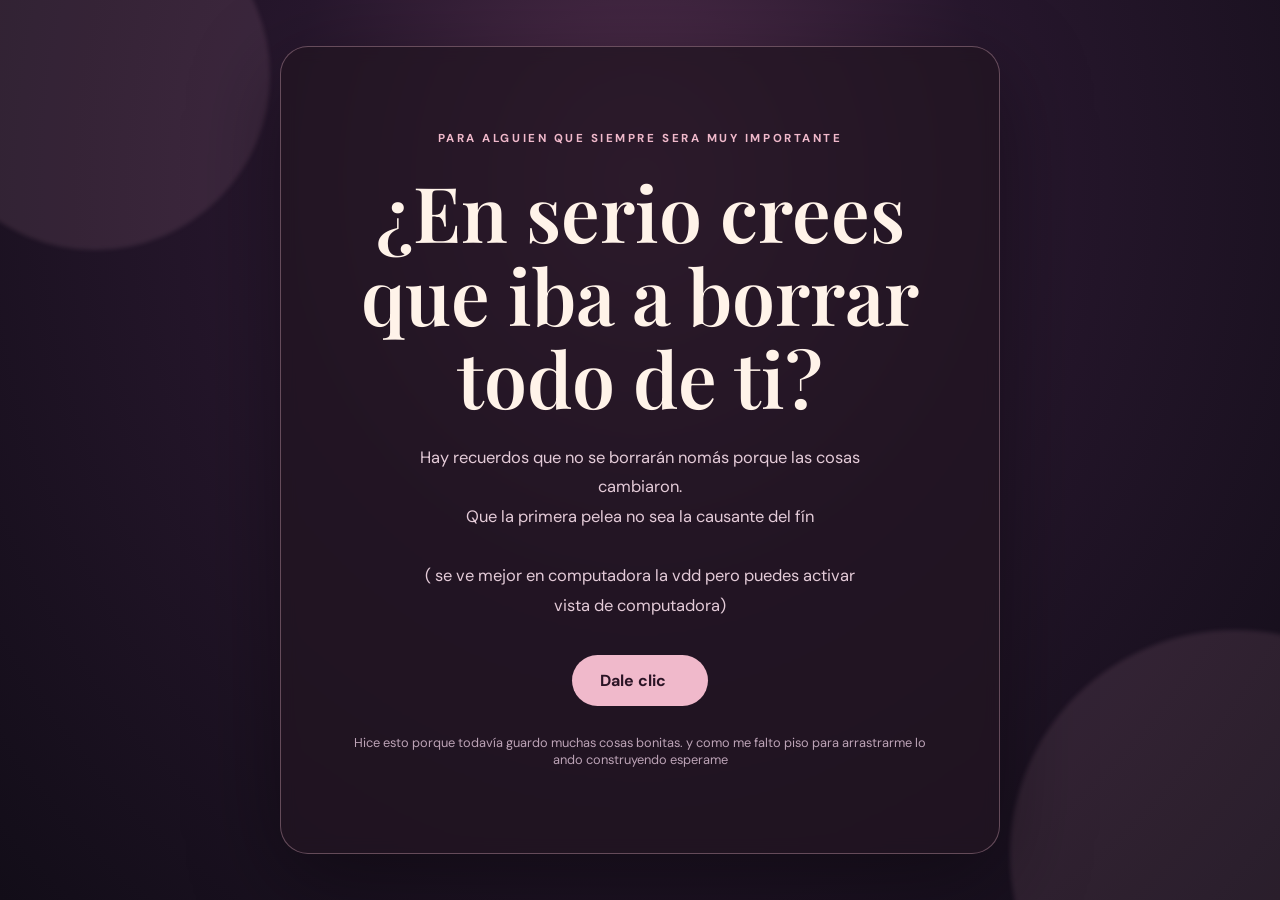
<file: index.html>
<!DOCTYPE html>
<html lang="es">
<head>
  <meta charset="UTF-8">
  <meta name="viewport" content="width=device-width, initial-scale=1.0">
  <title>¿En serio crees que iba a borrar todo?</title>
  <link rel="stylesheet" href="css/index.css">
</head>
<body>
  <main class="portada">
    <div class="brillo brillo-uno"></div><div class="brillo brillo-dos"></div>
    <section class="tarjeta">
      <p class="etiqueta">PARA ALGUIEN QUE SIEMPRE SERA MUY IMPORTANTE</p>
      <h1>¿En serio crees que iba a borrar todo de ti?</h1>
      <p class="subtitulo">Hay recuerdos que no se borrarán nomás porque las cosas cambiaron.
        <br> Que la primera pelea no sea la causante del fín
        <br>
        <br>
        
       ( se ve mejor en computadora la vdd pero puedes activar vista de computadora)
        
      </p>
      <a class="boton" href="arbol.html">Dale clic <span aria-hidden="true"></span></a>
      <p class="nota">Hice esto porque todavía guardo muchas cosas bonitas.
        y como me falto piso para arrastrarme lo ando construyendo esperame 
      </p>
    </section>
    <span class="decor decor-uno"></span><span class="decor decor-dos"></span><span class="decor decor-tres"></span>
  </main>
</body>
</html>
</file>
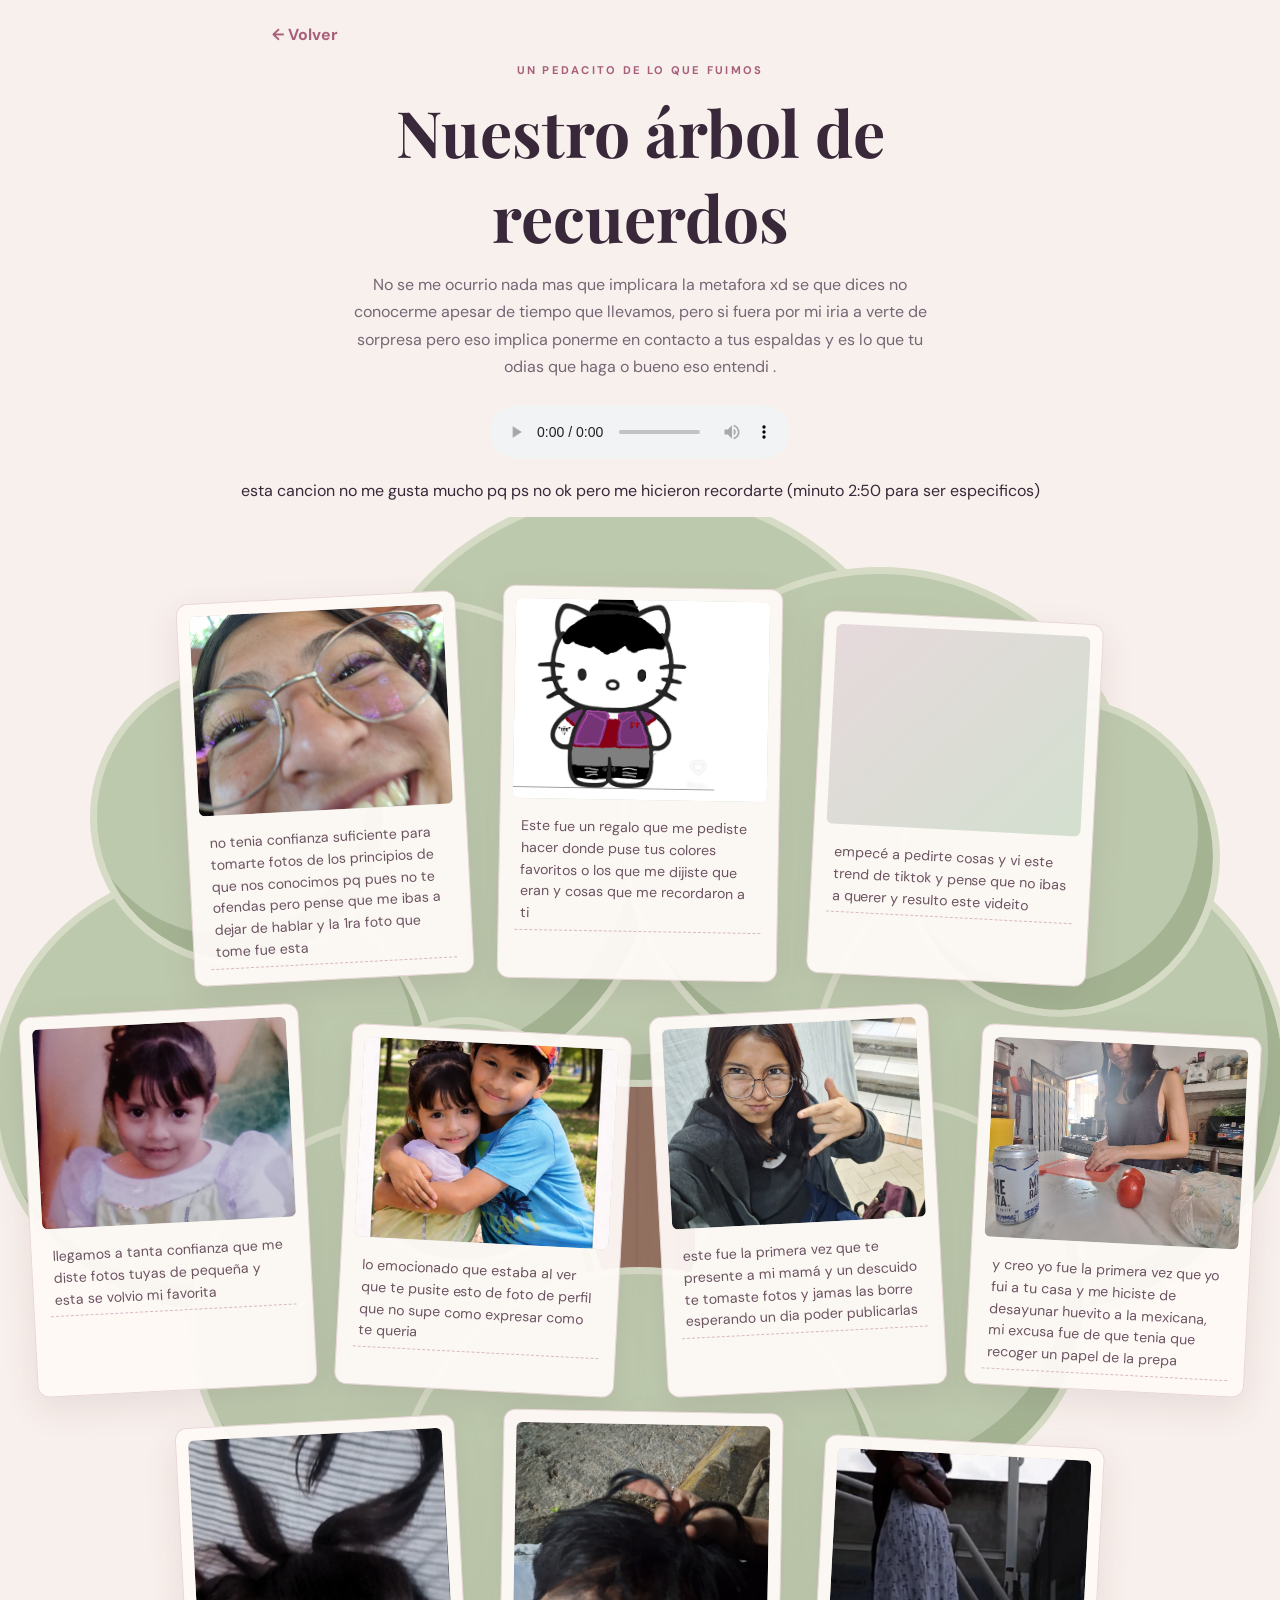
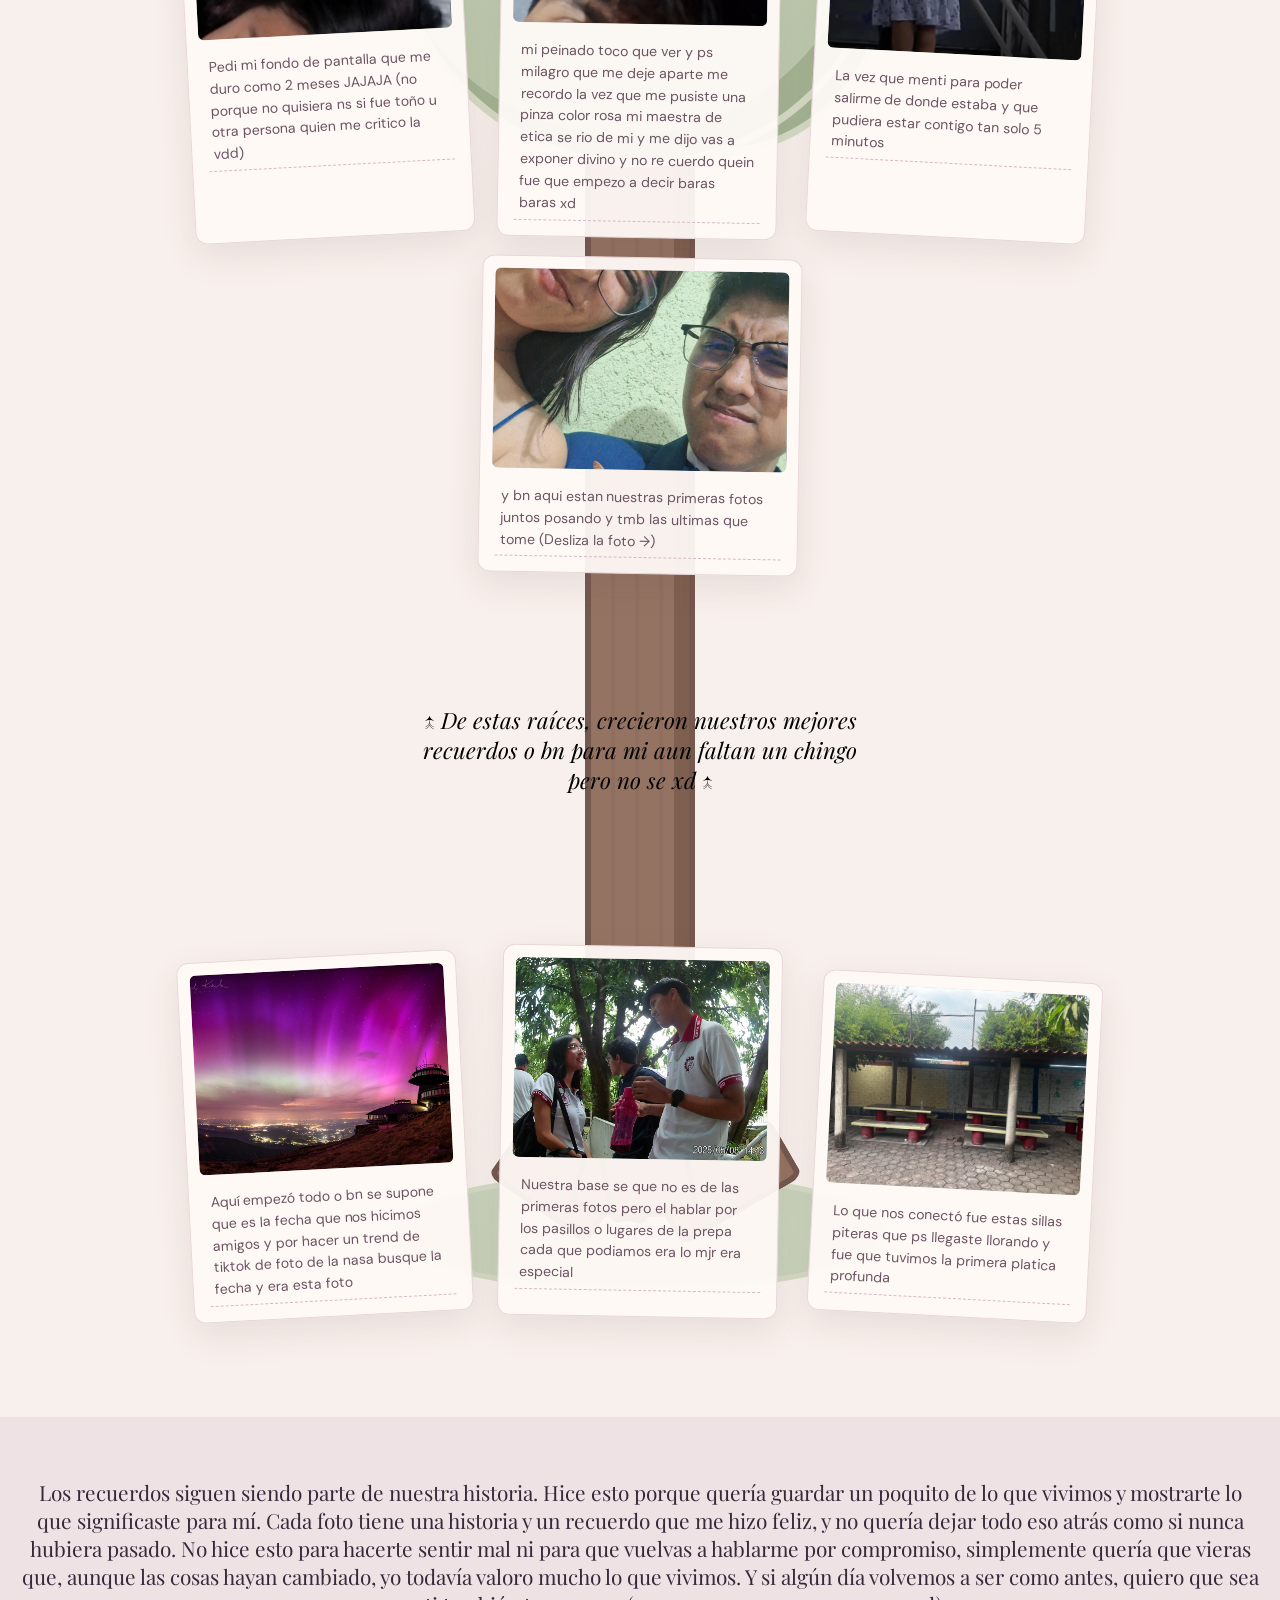
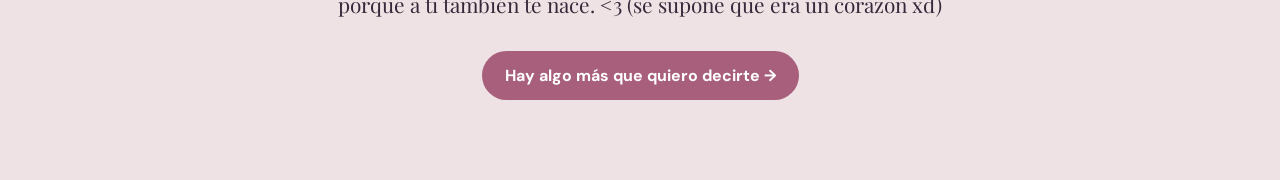
<file: arbol.html>
<!DOCTYPE html>
<html lang="es">
<head>
  <meta charset="UTF-8">
  <meta name="viewport" content="width=device-width, initial-scale=1.0">
  <title>Nuestros recuerdos</title>
  <link rel="stylesheet" href="css/arbol.css">
</head>
<body>
  <header class="encabezado">
    <a href="index.html" class="volver">← Volver</a>
    <p class="mini">UN PEDACITO DE LO QUE FUIMOS</p>
    <h1>Nuestro árbol de recuerdos</h1>
    <p class="intro">No se me ocurrio nada mas que implicara la metafora xd 
      se que dices no conocerme apesar de tiempo que llevamos, 
      pero si fuera por mi iria a verte de sorpresa pero eso implica ponerme en contacto a tus espaldas
      y es lo que tu odias que haga o bueno eso entendi .</p>
  </header>
  <center>
<audio controls>
    <source src="musica/Daaz.mp4" type="audio/mpeg">
</audio>
<p> esta cancion no me gusta mucho pq ps no ok pero me hicieron recordarte (minuto 2:50 para ser especificos)</p></center>
  <main class="bosque">
    <!-- Árbol ilustrado (Ahora muy frondoso hacia los lados) -->
    <div class="arbol" aria-hidden="true">
      <div class="rama rama-1"></div><div class="rama rama-2"></div><div class="rama rama-3"></div><div class="rama rama-4"></div>
      <div class="copa copa-1"></div><div class="copa copa-2"></div><div class="copa copa-3"></div><div class="copa copa-4"></div>
      <div class="copa copa-5"></div><div class="copa copa-6"></div><div class="copa copa-7"></div><div class="copa copa-8"></div>
      <div class="copa copa-9"></div><div class="copa copa-10"></div><div class="copa copa-11"></div><div class="copa copa-12"></div>
      <div class="copa copa-13"></div><div class="copa copa-14"></div>
      <div class="tronco"><div class="savia"></div></div>
      <div class="base-pasto"></div><div class="raiz raiz-1"></div><div class="raiz raiz-2"></div><div class="raiz raiz-3"></div><div class="raiz raiz-4"></div>
    </div>

    <!-- ZONA SUPERIOR: LOS FRUTOS -->
    <div class="zona-copa">
      
      <!-- FILA 1 -->
      <div class="fila-fotos">
        <section class="recuerdo fruto recuerdo-izq">
          <div class="foto"><img src="fotos/foto1.jpg" alt="Fruto 1" onerror="this.style.display='none'"></div>
          <p class="contexto" contenteditable="true">no tenia confianza suficiente para tomarte fotos de los principios de que nos conocimos pq pues no te ofendas pero pense que me ibas a dejar de hablar y la 1ra foto que tome fue esta</p>
        </section>

        <section class="recuerdo fruto recuerdo-centro">
          <div class="foto"><img src="fotos/foto2.jpeg" alt="Fruto 2" onerror="this.style.display='none'"></div>
          <p class="contexto" contenteditable="true">Este fue un regalo que me pediste hacer donde puse tus colores favoritos o los que me dijiste que eran y cosas que me recordaron a ti</p>
        </section>

        <section class="recuerdo fruto recuerdo-der">
          <!-- AQUI ESTÁ EL VIDEO ARREGLADO -->
          <div class="foto">
            <video src="fotos/baile.mp4" autoplay loop muted playsinline onerror="this.style.display='none'"></video>
          </div>
          <p class="contexto" contenteditable="true">empecé a pedirte cosas y vi este trend de tiktok 
            y pense que no ibas a querer y resulto este videito </p>
        </section>
      </div>

      <!-- FILA 2 -->
      <div class="fila-fotos">
        <section class="recuerdo fruto recuerdo-izq">
          <div class="foto"><img src="fotos/fav.jpg" alt="Fruto 4" onerror="this.style.display='none'"></div>
          <p class="contexto" contenteditable="true">llegamos a tanta confianza que me diste fotos tuyas de pequeña y esta se volvio mi favorita</p>
        </section>
        
        <section class="recuerdo fruto recuerdo-der">
          <div class="foto"><img src="fotos/F y D.jpeg" alt="Fruto 5" onerror="this.style.display='none'"></div>
          <p class="contexto" contenteditable="true">lo emocionado que estaba al ver que te pusite esto de foto de perfil que no supe como expresar como te queria</p>
        </section>

        <section class="recuerdo fruto recuerdo-izq">
          <div class="foto"><img src="fotos/foto.jpg" alt="Fruto 6" onerror="this.style.display='none'"></div>
          <p class="contexto" contenteditable="true">este fue la primera vez que te presente a mi mamá y un descuido te tomaste fotos y jamas las borre esperando un dia poder publicarlas</p>
        </section>

        <section class="recuerdo fruto recuerdo-der">
          <div class="foto"><img src="fotos/foto7.jpg" alt="Fruto 7" onerror="this.style.display='none'"></div>
          <p class="contexto" contenteditable="true">y creo yo fue la primera vez que yo fui a tu casa y me hiciste de desayunar huevito a la mexicana, mi excusa fue de que tenia que recoger un papel de la prepa</p>
        </section>
      </div>

      <!-- FILA 3 -->
      <div class="fila-fotos">
        <section class="recuerdo fruto recuerdo-izq">
          <div class="foto"><img src="fotos/foto8.jpg" alt="Fruto 8" onerror="this.style.display='none'"></div>
          <p class="contexto" contenteditable="true">Pedi mi fondo de pantalla que me duro como 2 meses JAJAJA (no porque no quisiera ns si fue toño u otra persona quien me critico la vdd)</p>
        </section>

       <section class="recuerdo fruto recuerdo-centro">
          <div class="foto"><img src="fotos/foto9.jpg" alt="Fruto 9" onerror="this.style.display='none'"><span class="marcador-foto">❀<small>FRUTO 9</small></span></div>
          <p class="contexto" contenteditable="true">mi peinado toco que ver y ps milagro que me deje 
            aparte me recordo la vez que me pusiste una pinza color rosa mi maestra 
            de etica se rio de mi y me dijo vas a exponer divino y no re cuerdo quein fue que empezo a decir baras baras xd
          </p>
        </section>

        <section class="recuerdo fruto recuerdo-der">
          <div class="foto"><img src="fotos/foto3.jpeg" alt="Fruto 10" onerror="this.style.display='none'"></div>
          <p class="contexto" contenteditable="true">La vez que menti para poder salirme de donde estaba y que pudiera estar contigo tan solo 5 minutos</p>
        </section>
      </div>

      <!-- FILA 4: CARRUSEL (Fotos 11 y 12 juntas) -->
      <div class="fila-fotos">
        <section class="recuerdo fruto recuerdo-centro" style="width: min(100%, 320px);">
          <!-- CLASE CARRUSEL AGREGADA AQUÍ -->
          <div class="foto carrusel">
            <img src="fotos/foto11.webp" alt="Fruto 11">
            <img src="fotos/foto11.2.jpg" alt="Fruto 11">
            <img src="fotos/foto12.2.JPG" alt="Fruto 11">
            <img src="fotos/foto12.JPG" alt="Fruto 12">
          </div>
          <p class="contexto" contenteditable="true">y bn aqui estan nuestras primeras fotos juntos posando
            y tmb las ultimas que tome (Desliza la foto →)</p>
        </section>
      </div>

    </div>

    <!-- MENSAJE CONECTOR EN EL TRONCO -->
    <div class="conector-texto">
      <p>↑ De estas raíces, crecieron nuestros mejores recuerdos o bn para mi 
        aun faltan un chingo pero no se xd ↑</p>
    </div>

    <!-- ZONA INFERIOR: LAS RAÍCES -->
    <div class="zona-raices">
      <section class="recuerdo raiz-foto recuerdo-izq">
        <div class="foto"><img src="fotos/12 de junio de 2024.jpg" alt="Raíz 1" onerror="this.style.display='none'"></div>
        <p class="contexto" contenteditable="true">Aquí empezó todo o bn se supone que es la fecha que nos hicimos amigos y por hacer un trend de tiktok de foto de la nasa busque la fecha y era esta foto</p>
      </section>

      <section class="recuerdo raiz-foto recuerdo-centro">
        <div class="foto"><img src="fotos/raiz2.jpg" alt="Raíz 2" onerror="this.style.display='none'"></div>
        <p class="contexto" contenteditable="true">Nuestra base se que no es de las primeras fotos pero el hablar por los pasillos o lugares de la prepa cada que podiamos era lo mjr era especial</p>
      </section>

      <section class="recuerdo raiz-foto recuerdo-der">
        <div class="foto"><img src="fotos/raiz3.jpeg" alt="Raíz 3" onerror="this.style.display='none'"></div>
        <p class="contexto" contenteditable="true">Lo que nos conectó fue estas sillas piteras que ps llegaste llorando y fue que tuvimos la primera platica profunda</p>
      </section>
    </div>
  </main>

  <footer>
    <p>Los recuerdos siguen siendo parte de nuestra historia.
      Hice esto porque quería guardar un poquito de lo que vivimos y mostrarte lo que significaste para mí. Cada foto tiene una historia y un recuerdo que me hizo feliz, y no quería dejar todo eso atrás como si nunca hubiera pasado.

No hice esto para hacerte sentir mal ni para que vuelvas a hablarme por compromiso, simplemente quería que vieras que, aunque las cosas hayan cambiado, yo todavía valoro mucho lo que vivimos. Y si algún día volvemos a ser como antes, quiero que sea porque a ti también te nace. <3 (se supone que era un corazon xd)
    </p>
    <a class="boton" href="mensaje.html">Hay algo más que quiero decirte →</a>
  </footer>
</body>
</html>
</file>
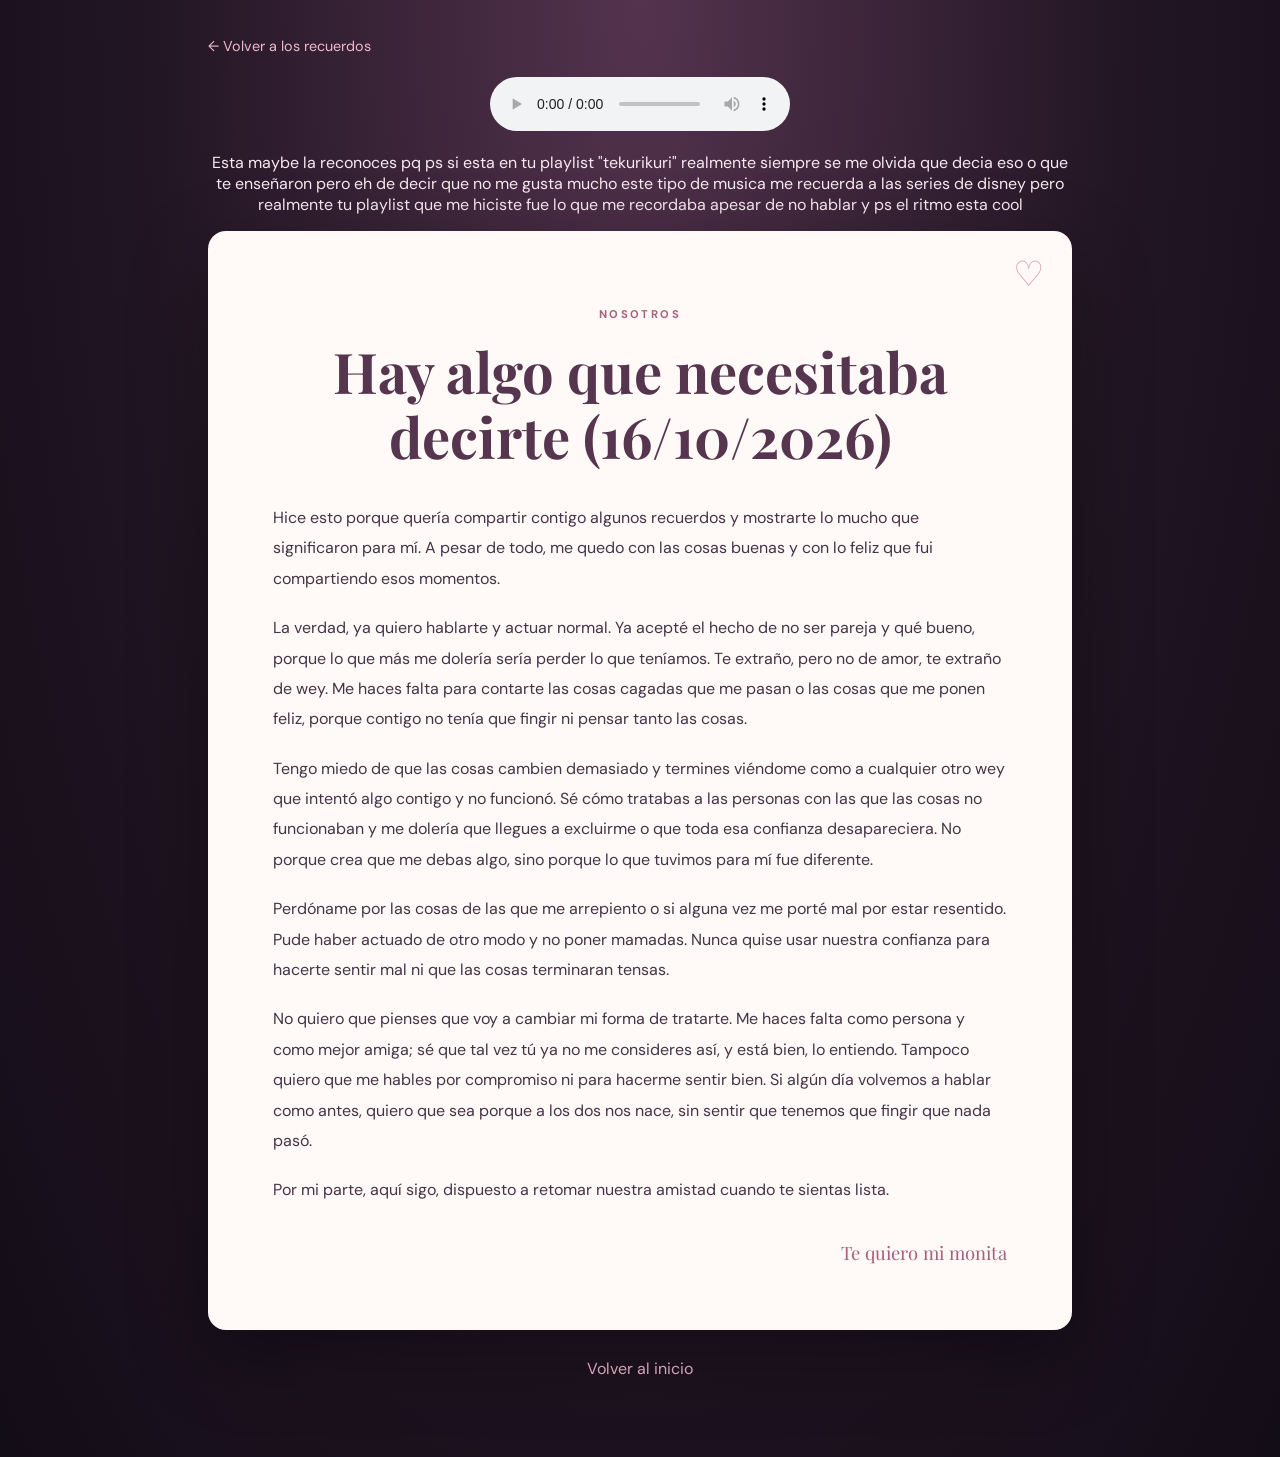
<file: mensaje.html>
<!DOCTYPE html>
<html lang="es">
<head>
  <meta charset="UTF-8">
  <meta name="viewport" content="width=device-width, initial-scale=1.0">
  <title>Algo que necesitaba decirte</title>
  <link rel="stylesheet" href="css/mensaje.css">
</head>
<body>
  <main class="pagina">
    <a href="arbol.html" class="volver">← Volver a los recuerdos</a>
    <center>
    <audio controls>
    <source src="musica/cd9.mp4" type="audio/mpeg">
</audio>
<p>Esta maybe la reconoces pq ps si esta en tu playlist "tekurikuri" realmente siempre se me olvida que decia eso o que te enseñaron pero
eh de decir que no me gusta mucho este tipo de musica me recuerda a las series de disney
 pero realmente tu playlist que me hiciste fue lo que me recordaba apesar de no hablar y ps el ritmo esta cool
</p></center>
    <article class="carta">
<p class="mini"> NOSOTROS</p>
<h1>Hay algo que necesitaba decirte (16/10/2026)</h1>

<p>Hice esto porque quería compartir contigo algunos recuerdos y mostrarte lo mucho que significaron para mí. A pesar de todo, me quedo con las cosas buenas y con lo feliz que fui compartiendo esos momentos.</p>

<p>La verdad, ya quiero hablarte y actuar normal. Ya acepté el hecho de no ser pareja y qué bueno, porque lo que más me dolería sería perder lo que teníamos. Te extraño, pero no de amor, te extraño de wey. Me haces falta para contarte las cosas cagadas que me pasan o las cosas que me ponen feliz, porque contigo no tenía que fingir ni pensar tanto las cosas.</p>

<p>Tengo miedo de que las cosas cambien demasiado y termines viéndome como a cualquier otro wey que intentó algo contigo y no funcionó. Sé cómo tratabas a las personas con las que las cosas no funcionaban y me dolería que llegues a excluirme o que toda esa confianza desapareciera. No porque crea que me debas algo, sino porque lo que tuvimos para mí fue diferente.</p>

<p>Perdóname por las cosas de las que me arrepiento o si alguna vez me porté mal por estar resentido. Pude haber actuado de otro modo y no poner mamadas. Nunca quise usar nuestra confianza para hacerte sentir mal ni que las cosas terminaran tensas.</p>

<p>No quiero que pienses que voy a cambiar mi forma de tratarte. Me haces falta como persona y como mejor amiga; sé que tal vez tú ya no me consideres así, y está bien, lo entiendo. Tampoco quiero que me hables por compromiso ni para hacerme sentir bien. Si algún día volvemos a hablar como antes, quiero que sea porque a los dos nos nace, sin sentir que tenemos que fingir que nada pasó.</p>

<p>Por mi parte, aquí sigo, dispuesto a retomar nuestra amistad cuando te sientas lista.</p>
      <div class="firma">Te quiero mi monita</div>
    </article>

    <footer>
      <a href="index.html">Volver al inicio</a>
    </footer>
  </main>
</body>
</html>
</file>
<file: css/index.css>
@import url('https://fonts.googleapis.com/css2?family=DM+Sans:wght@400;500;700&family=Playfair+Display:wght@500;600;700&display=swap');

:root {
  --fondo: #170f1c;
  --rosa: #f0b9cb;
  --crema: #fff3e9;
  --texto: #f9eaf0;
}

* {
  box-sizing: border-box;
}

body {
  margin: 0;
  font-family: 'DM Sans', sans-serif;
  background: var(--fondo);
  color: var(--texto);
}

.portada {
  min-height: 100vh;
  display: grid;
  place-items: center;
  padding: 28px;
  position: relative;
  overflow: hidden;
  background: radial-gradient(ellipse at 50% 20%, #54304f 0%, #27172d 40%, #120d18 100%);
}

.tarjeta {
  position: relative;
  z-index: 1;
  width: min(720px, 100%);
  padding: clamp(32px, 7vw, 72px) clamp(24px, 7vw, 70px);
  text-align: center;
  border: 1px solid #f0b9cb55;
  border-radius: 28px;
  background: #211522c9;
  box-shadow: 0 25px 90px #0006;
  backdrop-filter: blur(8px);
}

.etiqueta {
  font-size: .72rem;
  letter-spacing: .22em;
  color: var(--rosa);
  font-weight: 700;
}

.tarjeta h1 {
  font-family: 'Playfair Display', serif;
  font-size: clamp(2.4rem, 7vw, 4.8rem);
  line-height: 1.08;
  margin: 24px 0;
  color: var(--crema);
  font-weight: 600;
}

.subtitulo {
  max-width: 450px;
  margin: 0 auto;
  color: #e4cbd8;
  line-height: 1.8;
  font-size: 1.03rem;
}

.boton {
  display: inline-flex;
  gap: 14px;
  align-items: center;
  margin-top: 34px;
  padding: 15px 28px;
  border-radius: 999px;
  background: var(--rosa);
  color: #2a1425;
  text-decoration: none;
  font-weight: 700;
  transition: transform .2s, box-shadow .2s;
}

.boton:hover {
  transform: translateY(-3px);
  box-shadow: 0 12px 30px #f0b9cb33;
}

.nota {
  font-size: .8rem;
  color: #bda4b7;
  margin-top: 28px;
}

.brillo {
  position: absolute;
  border-radius: 50%;
  filter: blur(2px);
  background: #e9a9c51c;
}

.brillo-uno {
  width: 350px;
  height: 350px;
  top: -100px;
  left: -80px;
}

.brillo-dos {
  width: 450px;
  height: 450px;
  right: -180px;
  bottom: -180px;
}

.decor {
  position: absolute;
  color: #f0b9cb66;
  font-size: 2rem;
}

.decor-uno {
  top: 12%;
  right: 15%;
}

.decor-dos {
  bottom: 13%;
  left: 14%;
}

.decor-tres {
  bottom: 20%;
  right: 10%;
}
</file>
<file: css/arbol.css>
@import url('https://fonts.googleapis.com/css2?family=DM+Sans:wght@400;500;700&family=Playfair+Display:wght@500;600;700&display=swap');

:root {
  --fondo: #f8f0ec;
  --tinta: #38283a;
  --rosa: #a85f7c;
  --papel: #fffaf7;
  
  --verde-hoja: #b7c5a7;
  --verde-sombra: #9cae8a;
  --verde-borde: #d2d9c1;
  --verde-pasto: #c5d0b6;
  
  --madera: #8b6654;
  --madera-sombra: #735140;
  --madera-borde: #67483d;
}

* {
  box-sizing: border-box;
}

body {
  margin: 0;
  background: var(--fondo);
  color: var(--tinta);
  font-family: 'DM Sans', sans-serif;
  overflow-x: hidden;
}

.encabezado {
  text-align: center;
  padding: 52px 20px 25px;
  max-width: 780px;
  margin: auto;
  position: relative;
  z-index: 10;
}

.volver {
  position: absolute;
  left: 22px;
  top: 24px;
  text-decoration: none;
  color: var(--rosa);
  font-weight: 700;
}

.mini {
  letter-spacing: .2em;
  font-size: .7rem;
  color: var(--rosa);
  font-weight: 700;
}

.encabezado h1 {
  font-family: 'Playfair Display', serif;
  font-size: clamp(2.2rem, 6vw, 4rem);
  margin: 12px 0;
  color: var(--tinta);
}

.intro {
  line-height: 1.7;
  color: #756675;
  max-width: 580px;
  margin: 0 auto;
}

.bosque {
  position: relative;
  width: 100%;
  max-width: 1400px; /* Más ancho para el árbol frondoso */
  margin: 0 auto;
  min-height: 2500px; 
  display: flex;
  flex-direction: column;
  justify-content: space-between;
  padding: 80px 20px 100px;
  isolation: isolate;
}

.arbol {
  position: absolute;
  z-index: -1;
  inset: 0;
  overflow: hidden;
  opacity: 0.9;
  pointer-events: none;
}

.tronco {
  position: absolute;
  width: 110px;
  height: 80%;
  left: 50%;
  bottom: 8%;
  transform: translateX(-50%);
  background: var(--madera);
  border-left: 6px solid var(--madera-borde);
  border-right: 6px solid var(--madera-borde);
  box-shadow: inset -15px 0 0 var(--madera-sombra);
  z-index: 2;
}

.tronco::before {
  content: "";
  position: absolute;
  inset: 0;
  background: repeating-linear-gradient(
    90deg,
    transparent,
    transparent 20px,
    var(--madera-borde) 20px,
    var(--madera-borde) 24px
  );
  opacity: 0.15;
}

.savia {
  position: absolute;
  width: 6px;
  height: 100%;
  left: 50%;
  transform: translateX(-50%);
  background: linear-gradient(to top, transparent, #eec1d1, transparent);
  opacity: 0;
  animation: latidoSavia 4s infinite ease-in-out;
}

@keyframes latidoSavia {
  0% { transform: translate(-50%, 100%); opacity: 0; }
  50% { opacity: 0.8; }
  100% { transform: translate(-50%, -100%); opacity: 0; }
}

/* Ramas empujadas súper a los costados */
.rama {
  position: absolute;
  background: var(--madera);
  border: 6px solid var(--madera-borde);
  z-index: 1;
}

.rama-1 { width: 55px; height: 500px; left: calc(50% - 250px); top: 250px; transform: rotate(-70deg); box-shadow: inset -10px 0 0 var(--madera-sombra); }
.rama-2 { width: 50px; height: 480px; right: calc(50% - 240px); top: 300px; transform: rotate(65deg); box-shadow: inset 10px 0 0 var(--madera-sombra); }
.rama-3 { width: 45px; height: 350px; left: calc(50% - 200px); top: 450px; transform: rotate(-80deg); }
.rama-4 { width: 45px; height: 300px; right: calc(50% - 180px); top: 480px; transform: rotate(75deg); }

/* Hojas - Distribuidas para hacer una nube gigante y ancha */
.copa {
  position: absolute;
  background: var(--verde-hoja);
  border: 7px solid var(--verde-borde);
  border-radius: 50%;
  box-shadow: inset -15px -25px 0 var(--verde-sombra);
  z-index: 3;
}

.copa-1 { width: 600px; height: 600px; left: 50%; transform: translateX(-50%); top: -30px; } 
.copa-2 { width: 500px; height: 500px; left: calc(50% - 480px); top: 80px; } 
.copa-3 { width: 520px; height: 520px; right: calc(50% - 500px); top: 50px; } 
.copa-4 { width: 450px; height: 450px; left: calc(50% - 650px); top: 350px; } /* Extremo Izq */
.copa-5 { width: 480px; height: 480px; right: calc(50% - 650px); top: 320px; } /* Extremo Der */
.copa-6 { width: 420px; height: 420px; left: calc(50% - 450px); top: 600px; } 
.copa-7 { width: 400px; height: 400px; right: calc(50% - 450px); top: 580px; } 
.copa-8 { width: 600px; height: 600px; left: 50%; transform: translateX(-50%); top: 350px; z-index: 2;} 
.copa-9 { width: 350px; height: 350px; left: calc(50% - 250px); top: 850px; } 
.copa-10 { width: 360px; height: 360px; right: calc(50% - 250px); top: 880px; } 
.copa-11 { width: 300px; height: 300px; left: calc(50% - 550px); top: 150px; } 
.copa-12 { width: 320px; height: 320px; right: calc(50% - 580px); top: 180px; } 
.copa-13 { width: 500px; height: 500px; left: 50%; transform: translateX(-50%); top: 750px; } 
.copa-14 { width: 250px; height: 250px; left: calc(50% - 300px); top: 500px; } 

/* Base y Raíces */
.base-pasto {
  position: absolute;
  width: 500px;
  height: 120px;
  background: var(--verde-pasto);
  border: 6px solid var(--verde-borde);
  border-radius: 50%;
  bottom: 5%;
  left: 50%;
  transform: translateX(-50%);
  z-index: 1;
}

.raiz {
  position: absolute;
  background: var(--madera);
  border: 6px solid var(--madera-borde);
  border-radius: 40% 40% 10% 10%;
  bottom: 8%;
  z-index: 2;
}

.raiz-1 { width: 120px; height: 80px; left: calc(50% - 140px); transform: rotate(35deg); border-top: none; }
.raiz-2 { width: 140px; height: 90px; right: calc(50% - 150px); transform: rotate(-30deg); border-top: none; }
.raiz-3 { width: 80px; height: 100px; left: calc(50% - 60px); transform: rotate(15deg); border-top: none; }
.raiz-4 { width: 90px; height: 110px; right: calc(50% - 50px); transform: rotate(-10deg); border-top: none; }

/* --- ZONA COPA Y FILAS (Para hacer el efecto curvo) --- */
.zona-copa {
  display: flex;
  flex-direction: column;
  align-items: center;
  gap: 30px;
  width: 100%;
  z-index: 10;
  position: relative;
}

.fila-fotos {
  display: flex;
  justify-content: center;
  flex-wrap: wrap;
  gap: 35px;
  width: 100%;
}

.zona-raices {
  display: flex;
  flex-wrap: wrap;
  justify-content: center;
  gap: 35px;
  max-width: 1000px;
  margin: 0 auto;
  z-index: 10;
  margin-top: 50px;
}

.conector-texto {
    color: #000000;
  text-align: center;
  padding: 100px 20px 80px;
  margin: auto 0;
  font-family: 'Playfair Display', serif;
  font-size: 1.4rem;
  font-style: italic;
  max-width: 500px;
  align-self: center;
  z-index: 5;
}

/* --- TARJETAS --- */
.recuerdo {
  width: min(100%, 280px); /* Un poquito más delgadas para que quepan 4 */
  padding: 12px;
  background: #fffaf7eF;
  border: 1px solid #e8d7d8;
  border-radius: 12px;
  box-shadow: 0 12px 35px #59404a1c;
  transition: transform 0.3s;
}

.recuerdo:hover {
  transform: translateY(-5px) scale(1.03) !important;
  z-index: 15;
}

.recuerdo-izq { transform: rotate(-3deg); }
.recuerdo-der { transform: rotate(3deg); margin-top: 20px; }
.recuerdo-centro { transform: rotate(1deg); margin-top: -10px; }

.foto {
  height: 200px;
  position: relative;
  background: linear-gradient(135deg, #e6d9dc, #d3dfcf);
  border-radius: 6px;
  overflow: hidden;
  display: flex;
}

/* Soporte para que los videos se ajusten igual que las fotos */
.foto img, .foto video {
  width: 100%;
  height: 100%;
  object-fit: cover;
  display: block;
  position: absolute;
  inset: 0;
}

/* --- ESTILOS DEL CARRUSEL --- */
.foto.carrusel {
  display: flex;
  overflow-x: auto;
  scroll-snap-type: x mandatory;
  scroll-behavior: smooth;
}

.foto.carrusel::-webkit-scrollbar {
  height: 6px;
}

.foto.carrusel::-webkit-scrollbar-thumb {
  background: var(--rosa);
  border-radius: 4px;
}

.foto.carrusel img {
  position: relative; /* Sobreescribe la posición absoluta para que funcione en línea */
  flex: 0 0 100%;
  scroll-snap-align: center;
}

.marcador-foto {
  display: flex;
  flex-direction: column;
  align-items: center;
  justify-content: center;
  width: 100%;
  height: 100%;
  font-size: 2.5rem;
  color: var(--rosa);
}

.marcador-foto small {
  font-size: .7rem;
  letter-spacing: .2em;
  margin-top: 5px;
}

.contexto {
  min-height: 52px;
  margin: 12px 4px 3px;
  padding: 5px;
  color: #6b5362;
  font-size: .88rem;
  line-height: 1.55;
  outline: none;
  border-bottom: 1px dashed #d7b9c7;
}

.contexto:focus {
  background: #fff2f7;
  border-radius: 4px;
}

/* Celulares */
@media(max-width: 900px) {
  .volver {
    position: static;
    display: inline-block;
    margin-bottom: 20px;
  }
  
  .bosque {
    min-height: auto;
    padding: 30px 15px;
  }
  
  .arbol {
    opacity: 0.4;
  }
  
  .tronco {
    height: 95%;
    width: 60px;
  }
  
  .copa { width: 280px; height: 280px; border-width: 5px; }
  .copa-1 { left: 50%; width: 350px; height: 350px; }
  .copa-2 { left: calc(50% - 150px); top: 150px; }
  .copa-3 { right: calc(50% - 150px); top: 200px; }
  .copa-8 { left: 50%; top: 400px; }
  .copa-11 { left: 50%; top: 800px; }
  .copa-13 { left: 50%; top: 1200px; }
  
  .copa-4, .copa-5, .copa-6, .copa-7, .copa-9, .copa-10, .copa-12, .copa-14 { display: none; }
  
  .rama { display: none; }
  .base-pasto { width: 300px; height: 80px; }
  
  .recuerdo {
    width: 100%;
    max-width: 340px;
    margin: 0 0 25px 0 !important;
    transform: rotate(0) !important;
  }
}

footer {
  text-align: center;
  padding: 40px 20px 80px;
  background: #eee2e4;
  position: relative;
  z-index: 10;
}

footer p {
  font-family: 'Playfair Display', serif;
  font-size: 1.3rem;
}

.boton {
  display: inline-block;
  margin-top: 12px;
  padding: 14px 23px;
  border-radius: 999px;
  background: var(--rosa);
  color: white;
  text-decoration: none;
  font-weight: 700;
  transition: .2s;
}

.boton:hover {
  transform: translateY(-2px);
  background: #88455f;
}
</file>
<file: css/mensaje.css>
@import url('https://fonts.googleapis.com/css2?family=DM+Sans:wght@400;500;700&family=Playfair+Display:wght@500;600;700&display=swap');

* {
  box-sizing: border-box;
}

body {
  margin: 0;
  background: radial-gradient(ellipse at top, #54334e, #211523 55%, #130d18);
  font-family: 'DM Sans', sans-serif;
  color: #f8eaf0;
}

.pagina {
  padding: 35px 18px 50px;
  max-width: 900px;
  margin: auto;
}

.volver {
  display: inline-block;
  margin: 0 0 22px;
  color: #f0b9cb;
  text-decoration: none;
  font-size: .9rem;
}

.carta {
  padding: clamp(25px, 6vw, 65px);
  background: #fffaf7;
  color: #453346;
  border-radius: 18px;
  box-shadow: 0 25px 80px #0005;
  position: relative;
}

.carta:before {
  content: '♡';
  position: absolute;
  right: 28px;
  top: 20px;
  color: #dba4b9;
  font-size: 2.2rem;
}

.mini {
  text-align: center;
  letter-spacing: .22em;
  font-size: .7rem;
  font-weight: 700;
  color: #a85f7c;
}

.carta h1 {
  font-family: 'Playfair Display', serif;
  text-align: center;
  font-size: clamp(2rem, 5vw, 3.5rem);
  line-height: 1.15;
  margin: 18px 0 35px;
  color: #56354e;
}

.carta p:not(.mini) {
  font-size: 1rem;
  line-height: 1.9;
  margin: 0 0 19px;
}

.firma {
  font-family: 'Playfair Display', serif;
  text-align: right;
  color: #a85f7c;
  font-size: 1.15rem;
  margin-top: 34px;
}

footer {
  text-align: center;
  padding: 28px;
}

footer a {
  color: #f0b9cb;
  text-decoration: none;
}
</file>
